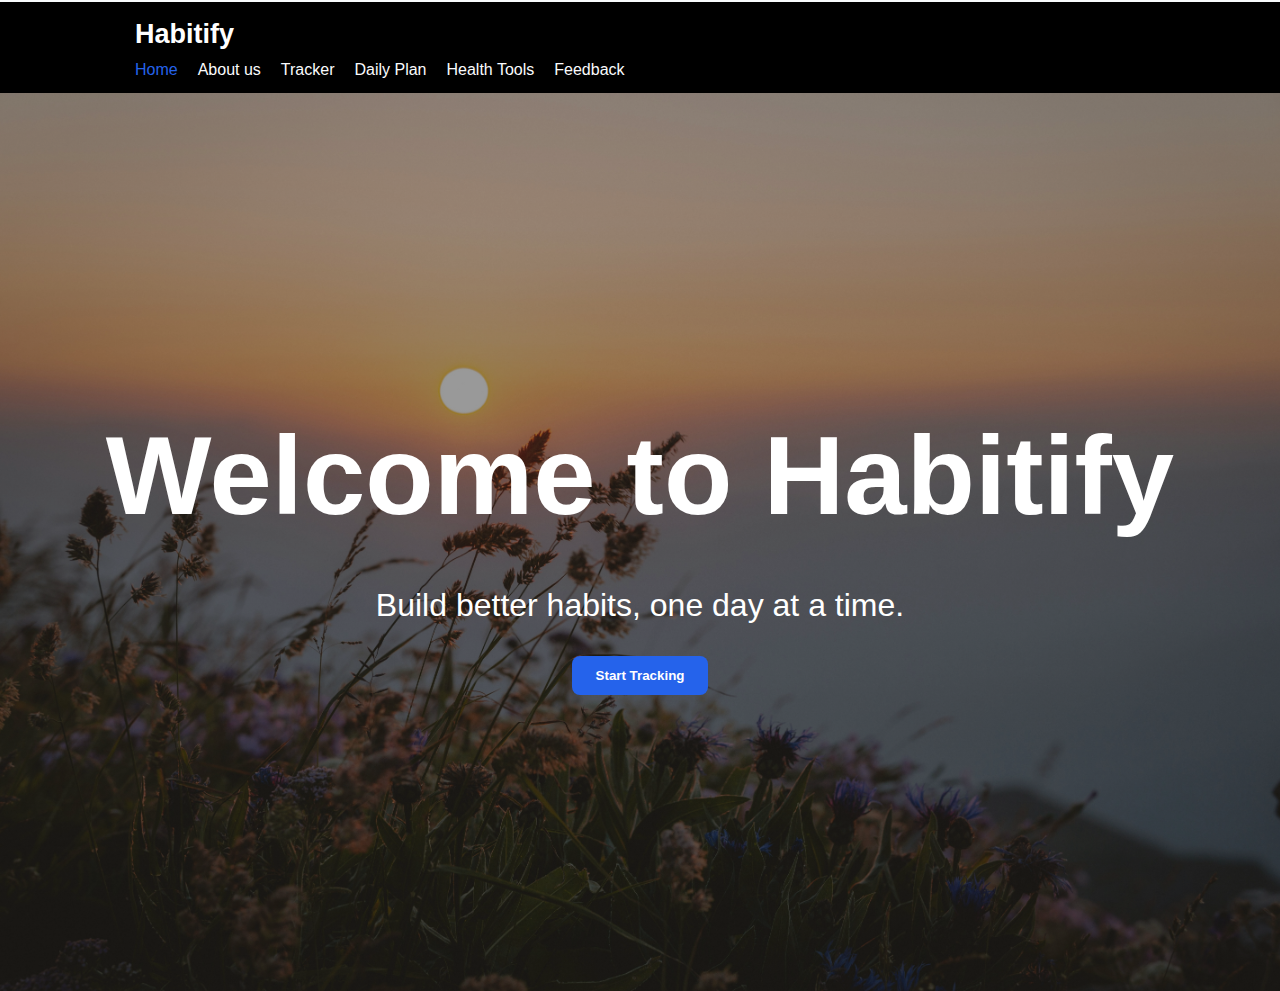
<file: index.html>
<!DOCTYPE html>
<html lang="en">
<head>
  <meta charset="UTF-8">
  <meta name="viewport" content="width=device-width, initial-scale=1.0">
  <title>Habit Tracker - Home</title>
  <link rel="stylesheet" href="style.css">
  <link href="https://cdn.jsdelivr.net/npm/bootstrap@5.3.8/dist/css/bootstrap.min.css" rel="stylesheet" integrity="sha384-sRIl4kxILFvY47J16cr9ZwB07vP4J8+LH7qKQnuqkuIAvNWLzeN8tE5YBujZqJLB" crossorigin="anonymous">
<script src="https://cdn.jsdelivr.net/npm/bootstrap@5.3.8/dist/js/bootstrap.bundle.min.js" integrity="sha384-FKyoEForCGlyvwx9Hj09JcYn3nv7wiPVlz7YYwJrWVcXK/BmnVDxM+D2scQbITxI" crossorigin="anonymous"></script>
</head>
<body>
  <nav class="navbar" style="background: black;">
    <div class="logo">   Habitify</div>
    <ul>
      <li><a href="index.html" class="active">Home</a></li>
      <li><a href="about.html">About us</a></li>
      <li><a href="habit.html">Tracker</a></li>
      <li><a href="Plan.html">Daily Plan</a></li>
      <li><a href="cal.html">Health Tools</a></li>
      <li><a href="feedback.html">Feedback</a></li>
    </ul>
  </nav>

  <section class="hero" >
    <h1> Welcome to Habitify  </h1>
    <p>Build better habits, one day at a time.</p>
    <button type="button" class="btn btn-warning" onclick="location.href='habit.html'">Start Tracking</button>

  </section>
</body>
</html>
</file>
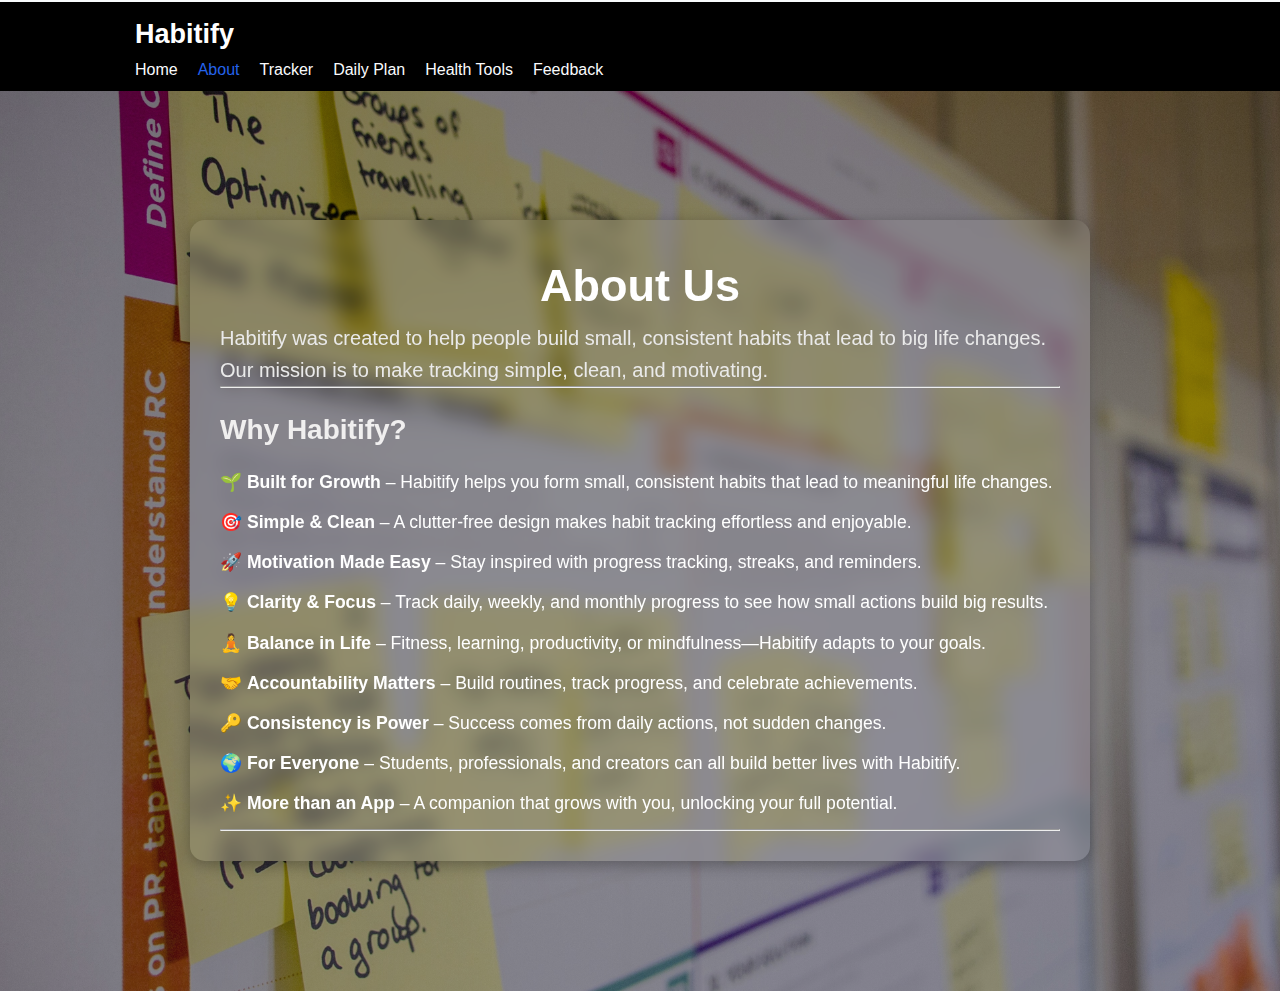
<file: about.html>
<!DOCTYPE html>
<html lang="en">
<head>
  <meta charset="UTF-8">
  <meta name="viewport" content="width=device-width, initial-scale=1.0">
  <title>About Us - Habitify</title>
  <link rel="stylesheet" href="style.css">
  <!-- Font Awesome CDN -->
  <link rel="stylesheet" href="https://cdnjs.cloudflare.com/ajax/libs/font-awesome/6.5.0/css/all.min.css">
</head>
<body>
  <!-- Navbar -->
  <nav class="navbar" style="background: black">
    <div class="logo">Habitify</div>
    <ul>
      <li><a href="index.html">Home</a></li>
      <li><a href="about.html" class="active">About</a></li>
      <li><a href="habit.html">Tracker</a></li>
      <li><a href="Plan.html">Daily Plan</a></li>
      <li><a href="cal.html">Health Tools</a></li>
      <li><a href="feedback.html">Feedback</a></li>
    </ul>
  </nav>

  <!-- About Background Section -->
  <div class="about-background">
    <div class="about-content">
      <h1 class="title">About Us</h1>
      <p class="subtitle">
        Habitify was created to help people build small, consistent habits that lead to big life changes. 
        Our mission is to make tracking simple, clean, and motivating.
      </p>
      <hr>
      <h2 class="section-heading">Why Habitify?</h2>
      <ul class="about-list">
        <li>🌱 <strong>Built for Growth</strong> – Habitify helps you form small, consistent habits that lead to meaningful life changes.</li>
        <li>🎯 <strong>Simple & Clean</strong> – A clutter-free design makes habit tracking effortless and enjoyable.</li>
        <li>🚀 <strong>Motivation Made Easy</strong> – Stay inspired with progress tracking, streaks, and reminders.</li>
        <li>💡 <strong>Clarity & Focus</strong> – Track daily, weekly, and monthly progress to see how small actions build big results.</li>
        <li>🧘 <strong>Balance in Life</strong> – Fitness, learning, productivity, or mindfulness—Habitify adapts to your goals.</li>
        <li>🤝 <strong>Accountability Matters</strong> – Build routines, track progress, and celebrate achievements.</li>
        <li>🔑 <strong>Consistency is Power</strong> – Success comes from daily actions, not sudden changes.</li>
        <li>🌍 <strong>For Everyone</strong> – Students, professionals, and creators can all build better lives with Habitify.</li>
        <li>✨ <strong>More than an App</strong> – A companion that grows with you, unlocking your full potential.</li>
      </ul>

      <hr>
      
    </div>
  </div>

  <!-- Healthy Icons Section -->
  
</body>
</html>
</file>
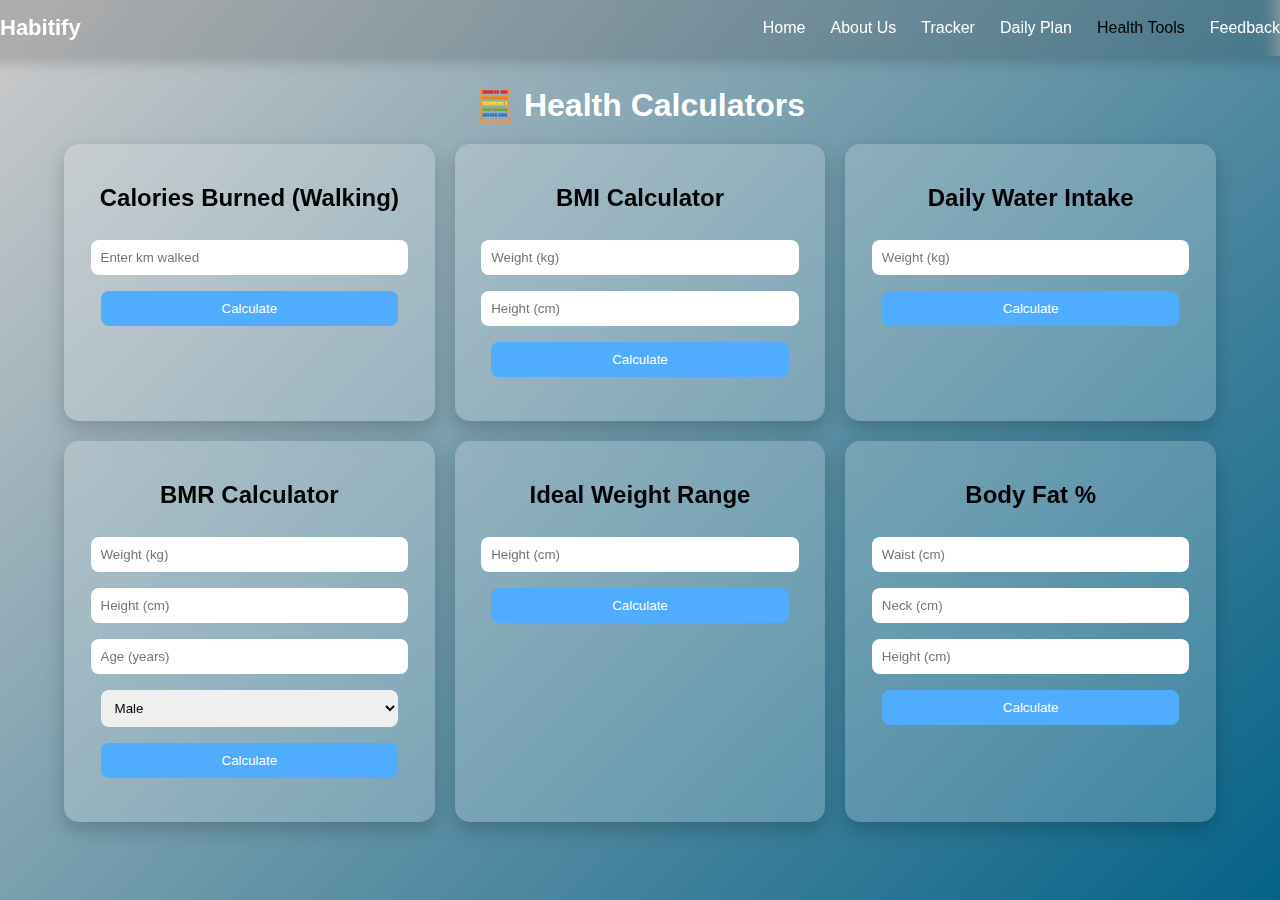
<file: cal.html>
<!DOCTYPE html>
<html lang="en">
<head>
  <meta charset="UTF-8">
  <meta name="viewport" content="width=device-width, initial-scale=1.0">
  <title>Health Calculators</title>
  <style>
    body {
      font-family: Arial, sans-serif;
      margin: 0;
      padding: 0;
      background: linear-gradient(135deg, #cdcbcb, #056287);
      display: flex;
      flex-direction: column;
      align-items: center;
      min-height: 100vh;
    }

    /* Navbar */
    .navbar {
      width: 100%;
      background: rgba(11, 11, 11, 0.15);
      backdrop-filter: blur(10px);
      display: flex;
      justify-content: space-between;
      align-items: center;
      padding: 15px 49px;
      box-shadow: 0 5px 15px rgba(0,0,0,0.2);
      position: sticky;
      top: 0;
      z-index: 1000;
    }

    .navbar .logo {
      font-size: 22px;
      font-weight: bold;
      color: #fff;
    }

    .navbar ul {
      list-style: none;
      display: flex;
      margin: 0;
      padding: 0;
    }

    .navbar ul li {
      margin-left: 25px;
    }

    .navbar ul li a {
      text-decoration: none;
      color: #fff;
      font-weight: 500;
      transition: color 0.3s ease;
    }

    .navbar ul li a:hover,
    .navbar ul li a.active {
      color: #000;
    }

    h1 {
      margin: 30px 0 20px;
      color: #fff;
    }

    /* Calculator Grid */
    .calculator-container {
      display: grid;
      grid-template-columns: repeat(3, 1fr);
      gap: 20px;
      width: 90%;
      max-width: 1200px;
      margin-bottom: 40px;
    }

    /* Responsive layout */
    @media (max-width: 900px) {
      .calculator-container {
        grid-template-columns: repeat(2, 1fr);
      }
    }
    @media (max-width: 600px) {
      .calculator-container {
        grid-template-columns: 1fr;
      }
    }

    .card {
      background: rgba(255, 255, 255, 0.2);
      backdrop-filter: blur(10px);
      padding: 20px;
      border-radius: 15px;
      box-shadow: 0 8px 20px rgba(0, 0, 0, 0.2);
      text-align: center;
      transition: transform 0.3s ease, box-shadow 0.3s ease;
    }

    .card:hover {
      transform: translateY(-5px);
      box-shadow: 0 12px 25px rgba(0, 0, 0, 0.3);
    }

    input, select, button {
      margin: 8px 0;
      padding: 10px;
      width: 90%;
      border-radius: 8px;
      border: none;
      outline: none;
    }

    button {
      background: #4facfe;
      color: white;
      cursor: pointer;
      transition: background 0.3s ease;
    }

    button:hover {
      background: #00c6ff;
    }

    .result {
      margin-top: 10px;
      font-weight: bold;
      color: #222;
    }
  </style>
</head>
<body>
  <!-- Navbar -->
  <nav class="navbar">
    <div class="logo">Habitify</div>
    <ul>
      <li><a href="index.html">Home</a></li>
      <li><a href="about.html">About Us</a></li>
      <li><a href="habit.html">Tracker</a></li>
      <li><a href="Plan.html">Daily Plan</a></li>
      <li><a href="health.html" class="active">Health Tools</a></li>
      <li><a href="feedback.html">Feedback</a></li>
    </ul>
  </nav>
  
  <h1>🧮 Health Calculators</h1>

  <div class="calculator-container">
    <!-- Calories Burned -->
    <div class="card">
      <h2>Calories Burned (Walking)</h2>
      <input type="number" id="km" placeholder="Enter km walked">
      <button onclick="calculateCalories()">Calculate</button>
      <p class="result" id="caloriesResult"></p>
    </div>

    <!-- BMI Calculator -->
    <div class="card">
      <h2>BMI Calculator</h2>
      <input type="number" id="weight" placeholder="Weight (kg)">
      <input type="number" id="height" placeholder="Height (cm)">
      <button onclick="calculateBMI()">Calculate</button>
      <p class="result" id="bmiResult"></p>
    </div>

    <!-- Water Intake -->
    <div class="card">
      <h2>Daily Water Intake</h2>
      <input type="number" id="weightWater" placeholder="Weight (kg)">
      <button onclick="calculateWater()">Calculate</button>
      <p class="result" id="waterResult"></p>
    </div>

    <!-- BMR Calculator -->
    <div class="card">
      <h2>BMR Calculator</h2>
      <input type="number" id="bmrWeight" placeholder="Weight (kg)">
      <input type="number" id="bmrHeight" placeholder="Height (cm)">
      <input type="number" id="bmrAge" placeholder="Age (years)">
      <select id="bmrGender">
        <option value="male">Male</option>
        <option value="female">Female</option>
      </select>
      <button onclick="calculateBMR()">Calculate</button>
      <p class="result" id="bmrResult"></p>
    </div>

    <!-- Ideal Weight -->
    <div class="card">
      <h2>Ideal Weight Range</h2>
      <input type="number" id="idealHeight" placeholder="Height (cm)">
      <button onclick="calculateIdealWeight()">Calculate</button>
      <p class="result" id="idealWeightResult"></p>
    </div>

    <!-- Body Fat % (Approx) -->
    <div class="card">
      <h2>Body Fat %</h2>
      <input type="number" id="waist" placeholder="Waist (cm)">
      <input type="number" id="neck" placeholder="Neck (cm)">
      <input type="number" id="bfHeight" placeholder="Height (cm)">
      <button onclick="calculateBodyFat()">Calculate</button>
      <p class="result" id="bodyFatResult"></p>
    </div>
  </div>

  <script>
    function calculateCalories() {
      let km = document.getElementById("km").value;
      if (km > 0) {
        let calories = km * 50;
        document.getElementById("caloriesResult").innerText = `You burned ~${calories} calories.`;
      } else {
        document.getElementById("caloriesResult").innerText = "Enter valid km.";
      }
    }

    function calculateBMI() {
      let weight = document.getElementById("weight").value;
      let height = document.getElementById("height").value / 100;
      if (weight > 0 && height > 0) {
        let bmi = (weight / (height * height)).toFixed(2);
        document.getElementById("bmiResult").innerText = `Your BMI is ${bmi}`;
      } else {
        document.getElementById("bmiResult").innerText = "Enter valid inputs.";
      }
    }

    function calculateWater() {
      let weight = document.getElementById("weightWater").value;
      if (weight > 0) {
        let water = (weight * 35).toFixed(0);
        document.getElementById("waterResult").innerText = `Drink ~${water} ml of water daily.`;
      } else {
        document.getElementById("waterResult").innerText = "Enter valid weight.";
      }
    }

    function calculateBMR() {
      let weight = document.getElementById("bmrWeight").value;
      let height = document.getElementById("bmrHeight").value;
      let age = document.getElementById("bmrAge").value;
      let gender = document.getElementById("bmrGender").value;

      if (weight > 0 && height > 0 && age > 0) {
        let bmr;
        if (gender === "male") {
          bmr = 88.36 + (13.4 * weight) + (4.8 * height) - (5.7 * age);
        } else {
          bmr = 447.6 + (9.2 * weight) + (3.1 * height) - (4.3 * age);
        }
        document.getElementById("bmrResult").innerText = `Your BMR is ~${bmr.toFixed(2)} kcal/day.`;
      } else {
        document.getElementById("bmrResult").innerText = "Enter valid inputs.";
      }
    }

    function calculateIdealWeight() {
      let height = document.getElementById("idealHeight").value / 100;
      if (height > 0) {
        let min = (18.5 * height * height).toFixed(1);
        let max = (24.9 * height * height).toFixed(1);
        document.getElementById("idealWeightResult").innerText = `Your ideal weight range: ${min} - ${max} kg.`;
      } else {
        document.getElementById("idealWeightResult").innerText = "Enter valid height.";
      }
    }

    function calculateBodyFat() {
      let waist = document.getElementById("waist").value;
      let neck = document.getElementById("neck").value;
      let height = document.getElementById("bfHeight").value;

      if (waist > 0 && neck > 0 && height > 0) {
        let bodyFat = ((waist - neck) * 0.74 - (height * 0.082)).toFixed(1);
        document.getElementById("bodyFatResult").innerText = `Estimated Body Fat: ${bodyFat}%`;
      } else {
        document.getElementById("bodyFatResult").innerText = "Enter valid inputs.";
      }
    }
  </script>
</body>
</html>
</file>
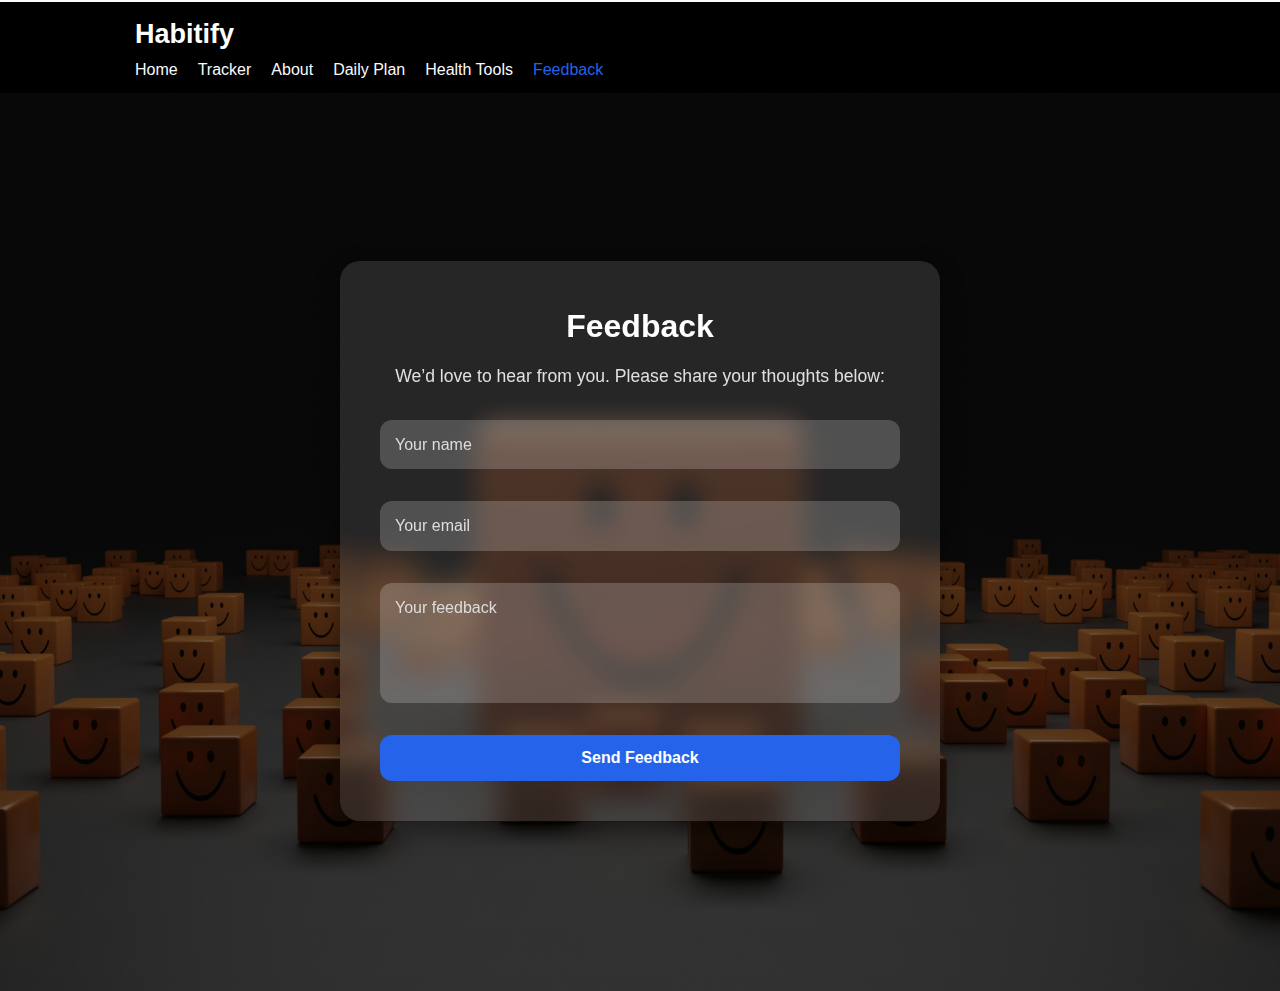
<file: feedback.html>
<!DOCTYPE html>
<html lang="en">
<head>
  <meta charset="UTF-8">
  <meta name="viewport" content="width=device-width, initial-scale=1.0">
  <title>Feedback - Habitify</title>
  <link rel="stylesheet" href="style.css">
</head>
<body>
  <nav class="navbar" style="background: black;">
    <div class="logo">Habitify</div>
    <ul>
      <li><a href="index.html">Home</a></li>
      <li><a href="habit.html">Tracker</a></li>
      <li><a href="about.html">About</a></li>
      <li><a href="Plan.html">Daily Plan</a></li>
      <li><a href="cal.html">Health Tools</a></li>
      <li><a href="feedback.html" class="active">Feedback</a></li>
    </ul>
  </nav>

  <section class="feedback-background">
    <div class="feedback-card">
      <h1>Feedback</h1>
      <p>We’d love to hear from you. Please share your thoughts below:</p>
      <form class="feedback-form">
        <input type="text" placeholder="Your name" required>
        <input type="email" placeholder="Your email" required>
        <textarea placeholder="Your feedback" required></textarea>
        <button type="submit">Send Feedback</button>
      </form>
    </div>
  </section>
</body>
</html>
</file>
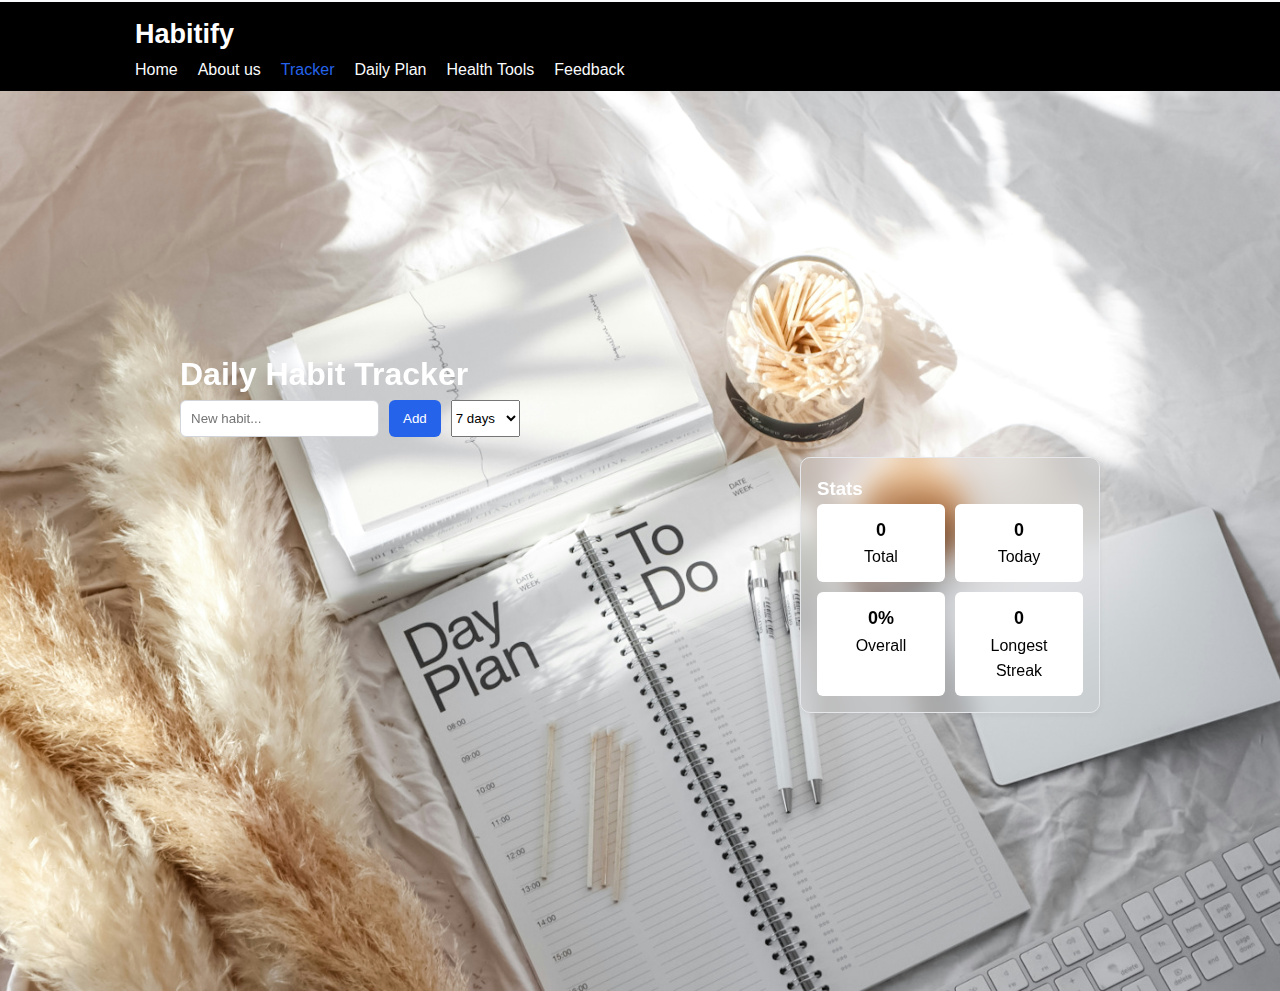
<file: habit.html>
<!DOCTYPE html>
<html lang="en">
<head>
  <meta charset="UTF-8">
  <meta name="viewport" content="width=device-width, initial-scale=1.0">
  <title>Habit Tracker</title>
  <link rel="stylesheet" href="style.css">
</head>
<body>
  <nav class="navbar" style="background: black">
    <div class="logo">Habitify</div>
    <ul>
      <li><a href="index.html">Home</a></li>
      <li><a href="about.html">About us</a></li>
      <li><a href="habit.html" class="active">Tracker</a></li>
      <li><a href="Plan.html">Daily Plan</a></li>
      <li><a href="cal.html">Health Tools</a></li>
      <li><a href="feedback.html">Feedback</a></li>
    </ul>
  </nav>
  <div >  <div class="about-background" align="right" style="background: black /* overlay */
    url('assest/img/plash.jpg') no-repeat center center/cover; min-height: 100vh;"><div class="container">
    <header>
      <h1 style="color: white;">Daily Habit Tracker</h1>
    </header>

    <div class="top-controls">
      <input type="text" id="newHabitInput" placeholder="New habit..."/>
      <button id="addHabitBtn">Add</button>
      <select id="spanSelect">
        <option value="7">7 days</option>
        <option value="14">14 days</option>
        <option value="30">30 days</option>
      </select>
    </div>

    <div class="layout">
      <main>
        <div id="habits" class="habits-list"></div>
        
      </main>

      <aside>
        <div class="card">
          <h3 style="color: rgb(255, 255, 255);">Stats</h3>
          <div class="stats">
            <div class="stat"><strong id="totalHabits">0</strong>Total</div>
            <div class="stat"><strong id="todayDone">0</strong>Today</div>
            <div class="stat"><strong id="overallPct">0%</strong>Overall</div>
            <div class="stat"><strong id="longestStreak">0</strong>Longest Streak</div>
          </div>
        </div>
      </aside>
    </div>
  </div>
</div>
  <script src="script.js"></script>
</body>
</html>
</file>
<file: style.css>
:root {
  --bg: #f9fbfc;        /* Page background */
  --card-bg: #ffffffcc; /* Semi-transparent card background */
  --card-blur: 12px;    /* Blur intensity for backdrop-filter */
  --muted: #6b7280;     /* Muted/secondary text */
  --accent: #2563eb;    /* Accent color (blue) */
  --success: #16a34a;   /* Success color (green) */
  --danger: #dc2626;    /* Danger/error color (red) */
}
.card {
  background: var(--card-bg);
  backdrop-filter: blur(var(--card-blur));
  -webkit-backdrop-filter: blur(var(--card-blur)); /* Safari support */
  border-radius: 12px;
  padding: 20px;
  box-shadow: 0 4px 10px rgba(0,0,0,0.1);
}
*{box-sizing:border-box;margin:0;padding:0}
body{
  font-family: 'Segoe UI', Roboto, Arial, sans-serif;
  background: var(--bg);
  color: #1f2937;
  line-height: 1.6;
  min-height: 100vh;
  
    
    
}

/* Navbar */
.navbar{
  
  padding:10px 24px;
  display:flex-box;
  justify-content:space-between;
  align-items:center;
  border-bottom:0px solid #111111;
  position:sticky;
  background-color: #110b01d5;
  top:2PX;
}
.navbar .logo{font-weight:700;font-size:27px;color:rgb(255, 255, 255);padding:1px 111px;}
.navbar ul{list-style:none;display:flex;gap:20px;padding: 0px 111px;}
.navbar a{text-decoration:none;color:#fafbfd;font-weight:500}
.navbar a.active{color:var(--accent)}

/* Hero Section */
.hero {
  height: 100vh; /* full screen */
  display: flex;
  flex-direction: column;
  align-items: center;
  justify-content: center;
  text-align: center;
  color: #fff; /* white text */
  background: 
    linear-gradient(rgba(0,0,0,0.4), rgba(0,0,0,0.4)), /* overlay */
    url('assest/img/main.jpg') no-repeat center center/cover;
 
}

.hero h1 {
  font-size: 7rem;
  margin-bottom: 15px;
}

.hero p {
  font-size: 2rem;
  margin-bottom: 25px;
}

.hero .btn {
  /*  background: #2563eb; blue */
  color: #fff;
  padding: 12px 24px;
  border-radius: 8px;
  text-decoration: none;
  font-weight: bold;
  transition: background 0.3s;
}

.hero .btn:hover {
  background: #d3ad04;
}


.about-list {
  list-style: none;
  padding: 0;
  margin-top: 20px;
}

.about-list li {
  font-size: 1.1rem;
  margin: 12px 0;
  line-height: 1.6;
}


.icons-section {
  text-align: center;
  margin: 40px 0;
  padding: 20px;
}

.icons-section h2 {
  margin-bottom: 20px;
  font-size: 1.6rem;
}

.icons-container {
  display: flex;
  justify-content: center;
  gap: 40px;
  flex-wrap: wrap;
}

.icon-box {
  text-align: center;
}

.icon-box i {
  font-size: 2.5rem;
  color: #4CAF50;
  margin-bottom: 10px;
}

.icon-box p {
  font-size: 1rem;
  margin: 0;
}

.about-background {
  background: url('./pen.jpg') no-repeat center center/cover;
  padding: 40px 0;
  border-radius: 0px;
  box-shadow: 0 4px 8px rgba(0,0,0,0.1);
}

/* Page Content */
.page-content{max-width:800px;margin:40px auto;padding:0 20px ; }
.page-content h1{margin-bottom:16px;font-size:48px;align-content: center;}
.page-content p{color:#000000}

/* Feedback Form */
.feedback-form{display:flex;flex-direction:column;gap:12px;margin-top:20px}
.feedback-form input, .feedback-form textarea{
  padding:10px;border:1px solid #d1d5db;border-radius:6px;font:inherit
}
.feedback-form textarea{min-height:120px;resize:vertical}
.feedback-form button{
  background:var(--accent);color:#fff;border:none;
  padding:12px;border-radius:6px;font-weight:600;cursor:pointer
}


.about-background {
  background: linear-gradient(rgba(3, 2, 2, 0.4), rgba(24, 23, 23, 0.4)),
              url('/assest/img/feedback.jpg') no-repeat center center/cover;
  min-height: 100vh;
  display: flex;
  justify-content: flex-end; /* aligns content right */
  align-items: center;
  padding: 40px;
  color: #fff;
  text-align: right;
  position: relative;
  overflow: hidden;
}

/* Frosted card effect inside background */
.about-content {
  background: rgba(255, 255, 255, 0.1);
  backdrop-filter: blur(10px);
  -webkit-backdrop-filter: blur(10px);
  border-radius: 15px;
  padding: 30px;
  max-width: 500px;
  box-shadow: 0 4px 15px rgba(0,0,0,0.3);
  animation: fadeInUp 1.2s ease-in-out;
}

/* Smooth entry animation */
@keyframes fadeInUp {
  from {
    transform: translateY(40px);
    opacity: 0;
  }
  to {
    transform: translateY(0);
    opacity: 1;
  }
}


/* Cards / Habit Tracker */
.container{padding:20px;max-width:960px;margin:auto}
.card{
  background:var(--card);
  border:1px solid #e5e7eb;
  border-radius:10px;
  padding:16px;
  margin-bottom:20px;
  box-shadow:0 2px 6px rgba(0,0,0,0.05)
}
.top-controls{display:flex;gap:10px;flex-wrap:wrap;margin-bottom:20px}
input[type=text]{padding:10px;border:1px solid #d1d5db;border-radius:6px}
button{background:var(--accent);color:#fff;border:none;padding:10px 14px;border-radius:6px;cursor:pointer}
button.ghost{background:#f3f4f6;color:#374151}

.layout{display:grid;grid-template-columns:2fr 1fr;gap:20px}
.habits-list{display:flex;flex-direction:column;gap:12px;color: white;}
.habit-title{font-weight:700}
.days{display:flex;gap:6px;margin-top:10px}
.day{width:32px;height:32px;display:flex;align-items:center;justify-content:center;border:1px solid #d1d5db;border-radius:6px;cursor:pointer}
.day.done{background:var(--success);color:#e9e9e9;border:none}
.day.today{border:2px solid var(--accent)}
.stats{display:grid;grid-template-columns:repeat(2,1fr);gap:10px}
.stat{background:#ffffff;padding:12px;border-radius:6px;text-align:center;color: #000000;}
.stat strong{display:block;font-size:18px}

/* Responsive */
@media(max-width:768px){
  .layout{grid-template-columns:1fr}
  .hero h1{font-size:28px}
}


.about-background {
  background: linear-gradient(rgba(3, 2, 2, 0.4), rgba(24, 23, 23, 0.4)),
              url('assest/img/feedback.jpg') no-repeat center center/cover;
  min-height: 100vh;
  display: flex;
  justify-content: center;
  align-items: center;
  padding: 40px;
  color: #fff;
  text-align: left;
}

.about-content {
  background: rgba(255, 255, 255, 0.08);
  backdrop-filter: blur(10px);
  border-radius: 15px;
  padding: 30px;
  max-width: 900px;
  box-shadow: 0 4px 15px rgba(0,0,0,0.3);
}

.about-content .title {
  font-size: 45px;
  text-align: center;
  color: white;
}

.about-content .subtitle {
  font-size: 20px;
  color: #eaeaea;
}

.about-content .section-heading {
  margin-top: 20px;
  font-size: 28px;
  color: #f0efef;
}

.about-list {
  list-style: none;
  padding: 0;
  margin-top: 15px;
  font-size: 20px;
}

.about-list li {
  margin-bottom: 12px;
}

/* Icons Section */
.icons-section {
  text-align: center;
  margin: 50px auto;
  padding: 20px;
  color: #fff;
}

.icons-section h2 {
  margin-bottom: 20px;
  font-size: 1.8rem;
}

.icons-container {
  display: flex;
  justify-content: center;
  gap: 40px;
  flex-wrap: wrap;
}

.icon-box {
  text-align: center;
  transition: transform 0.3s ease, color 0.3s ease;
}

.icon-box i {
  font-size: 3rem;
  color: #4CAF50;
  margin-bottom: 10px;
}

.icon-box p {
  margin: 0;
  font-size: 1.1rem;
}

.icon-box:hover {
  transform: scale(1.2);
  color: #ffd700;
}

.icon-box:hover i {
  color: #ffd700;
}


/* Background with overlay */
.feedback-background {
  background: linear-gradient(rgba(0,0,0,0.4), rgba(0,0,0,0.5)),
              url('assest/img/ssplash.jpg') no-repeat center center/cover;
  min-height: 100vh;
  display: flex;
  justify-content: center;
  align-items: center;
  padding: 40px;
}

/* Glassmorphism feedback card */
.feedback-card {
  background: rgba(255, 255, 255, 0.12);
  backdrop-filter: blur(12px);
  -webkit-backdrop-filter: blur(12px);
  border-radius: 20px;
  padding: 40px;
  max-width: 600px;
  width: 100%;
  text-align: center;
  color: #fff;
  box-shadow: 0 8px 25px rgba(0,0,0,0.4);
  animation: fadeIn 1.2s ease-in-out;
}

.feedback-card h1 {
  font-size: 2rem;
  margin-bottom: 10px;
}

.feedback-card p {
  font-size: 1.1rem;
  margin-bottom: 20px;
  color: #e0e0e0;
}

/* Form styling */
.feedback-form input,
.feedback-form textarea {
  width: 100%;
  padding: 12px 15px;
  margin: 10px 0;
  border: none;
  border-radius: 12px;
  outline: none;
  font-size: 1rem;
  background: rgba(255,255,255,0.2);
  color: #fff;
}

.feedback-form input::placeholder,
.feedback-form textarea::placeholder {
  color: #ddd;
}

.feedback-form textarea {
  min-height: 120px;
  resize: none;
}

/* Button */
.feedback-form button {
  background: var(--accent, #2563eb);
  border: none;
  padding: 14px 20px;
  border-radius: 12px;
  color: #fff;
  font-size: 1rem;
  cursor: pointer;
  margin-top: 10px;
  transition: background 0.3s ease, transform 0.2s ease;
}

.habit-head {
  display: flex;
  justify-content: space-between;
  align-items: center;
}
.delete-btn {
  background: transparent;
  border: none;
  color: red;
  font-size: 16px;
  margin-left: 10px;
  cursor: pointer;
}
.delete-btn:hover {
  color: darkred;
}


.feedback-form button:hover {
  background: #1e40af;
  transform: scale(1.05);
}

/* Fade-in animation */
@keyframes fadeIn {
  from { opacity: 0; transform: translateY(30px); }
  to   { opacity: 1; transform: translateY(0); }
}
</file>
